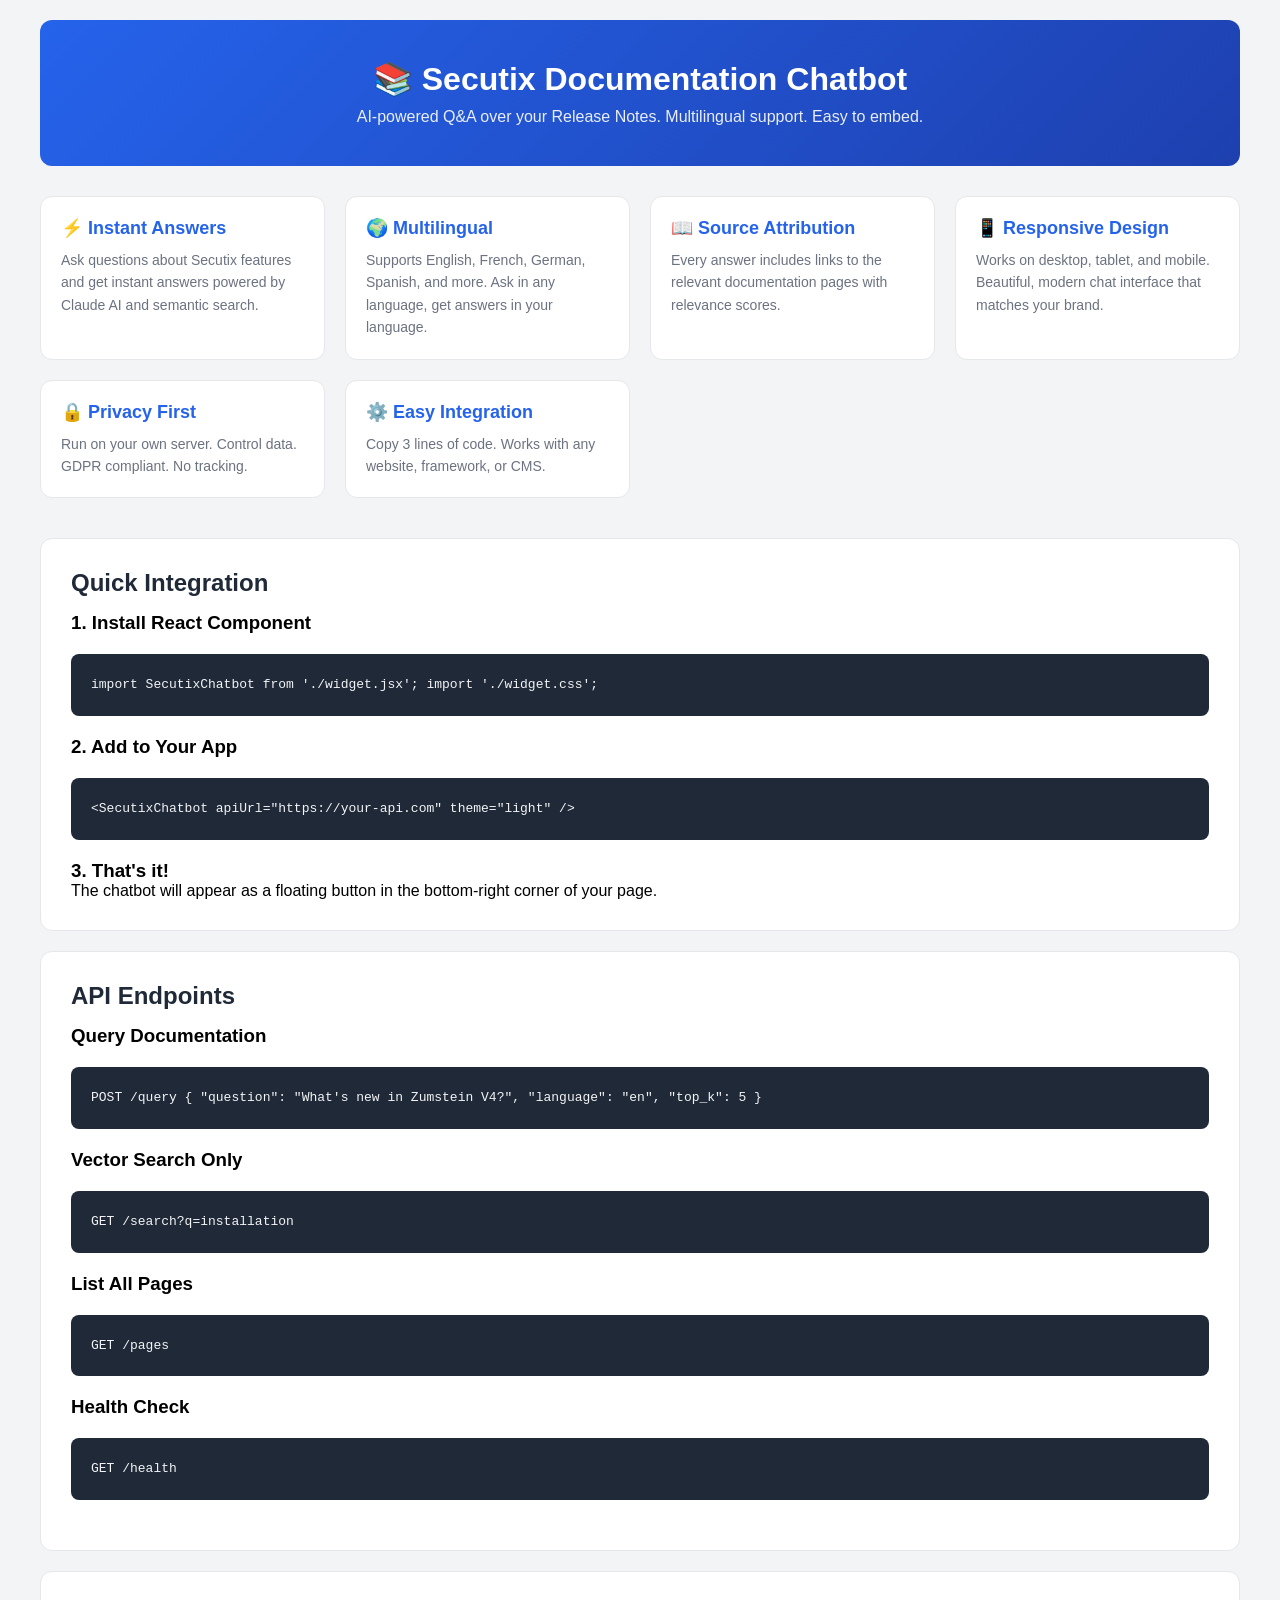
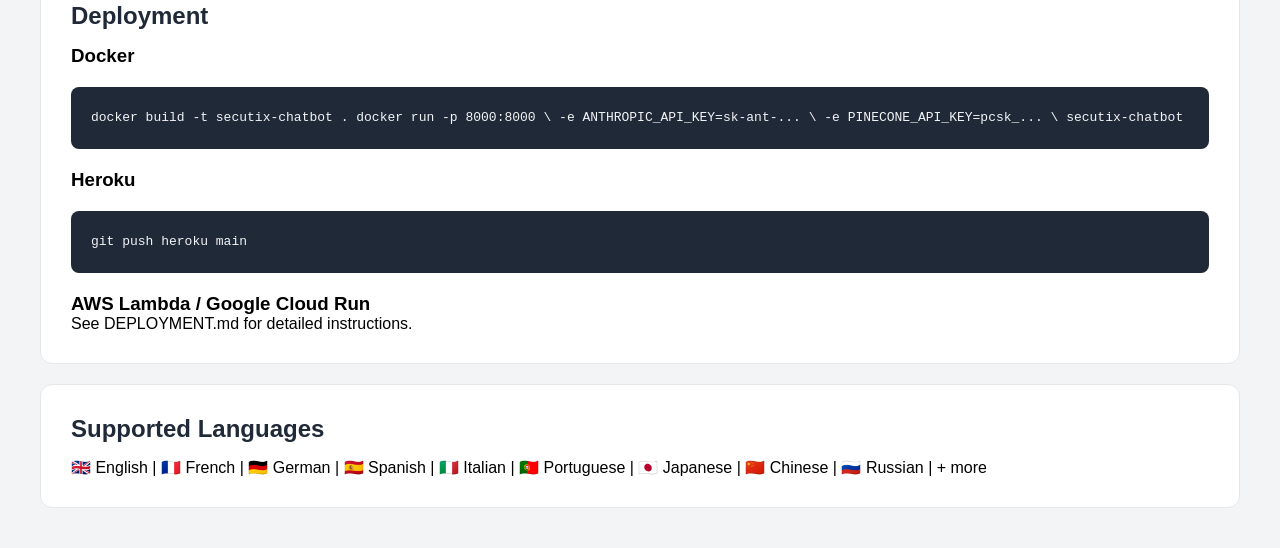
<file: example.html>
<!DOCTYPE html>
<html lang="en">
<head>
    <meta charset="UTF-8">
    <meta name="viewport" content="width=device-width, initial-scale=1.0">
    <title>Secutix Documentation Chatbot - Example</title>
    <style>
        * {
            margin: 0;
            padding: 0;
            box-sizing: border-box;
        }
        
        body {
            font-family: -apple-system, BlinkMacSystemFont, 'Segoe UI', Roboto, sans-serif;
            background: #f3f4f6;
            padding: 20px;
        }
        
        .container {
            max-width: 1200px;
            margin: 0 auto;
        }
        
        .header {
            background: linear-gradient(135deg, #2563eb, #1e40af);
            color: white;
            padding: 40px 20px;
            border-radius: 12px;
            margin-bottom: 30px;
            text-align: center;
        }
        
        .header h1 {
            font-size: 32px;
            margin-bottom: 10px;
        }
        
        .header p {
            opacity: 0.9;
            max-width: 600px;
            margin: 0 auto;
        }
        
        .features {
            display: grid;
            grid-template-columns: repeat(auto-fit, minmax(280px, 1fr));
            gap: 20px;
            margin-bottom: 40px;
        }
        
        .feature {
            background: white;
            padding: 20px;
            border-radius: 12px;
            border: 1px solid #e5e7eb;
        }
        
        .feature h3 {
            color: #2563eb;
            margin-bottom: 10px;
            font-size: 18px;
        }
        
        .feature p {
            color: #6b7280;
            font-size: 14px;
            line-height: 1.6;
        }
        
        .code-block {
            background: #1f2937;
            color: #f3f4f6;
            padding: 20px;
            border-radius: 8px;
            overflow-x: auto;
            margin: 20px 0;
        }
        
        .code-block code {
            font-family: 'Monaco', 'Courier New', monospace;
            font-size: 13px;
            line-height: 1.6;
        }
        
        .integration {
            background: white;
            padding: 30px;
            border-radius: 12px;
            border: 1px solid #e5e7eb;
            margin-bottom: 20px;
        }
        
        .integration h2 {
            color: #1f2937;
            margin-bottom: 15px;
        }
    </style>
</head>
<body>
    <div class="container">
        <div class="header">
            <h1>📚 Secutix Documentation Chatbot</h1>
            <p>AI-powered Q&A over your Release Notes. Multilingual support. Easy to embed.</p>
        </div>
        
        <div class="features">
            <div class="feature">
                <h3>⚡ Instant Answers</h3>
                <p>Ask questions about Secutix features and get instant answers powered by Claude AI and semantic search.</p>
            </div>
            
            <div class="feature">
                <h3>🌍 Multilingual</h3>
                <p>Supports English, French, German, Spanish, and more. Ask in any language, get answers in your language.</p>
            </div>
            
            <div class="feature">
                <h3>📖 Source Attribution</h3>
                <p>Every answer includes links to the relevant documentation pages with relevance scores.</p>
            </div>
            
            <div class="feature">
                <h3>📱 Responsive Design</h3>
                <p>Works on desktop, tablet, and mobile. Beautiful, modern chat interface that matches your brand.</p>
            </div>
            
            <div class="feature">
                <h3>🔒 Privacy First</h3>
                <p>Run on your own server. Control data. GDPR compliant. No tracking.</p>
            </div>
            
            <div class="feature">
                <h3>⚙️ Easy Integration</h3>
                <p>Copy 3 lines of code. Works with any website, framework, or CMS.</p>
            </div>
        </div>
        
        <div class="integration">
            <h2>Quick Integration</h2>
            
            <h3>1. Install React Component</h3>
            <div class="code-block"><code>import SecutixChatbot from './widget.jsx';
import './widget.css';</code></div>
            
            <h3>2. Add to Your App</h3>
            <div class="code-block"><code>&lt;SecutixChatbot 
  apiUrl="https://your-api.com"
  theme="light"
/&gt;</code></div>
            
            <h3>3. That's it!</h3>
            <p>The chatbot will appear as a floating button in the bottom-right corner of your page.</p>
        </div>
        
        <div class="integration">
            <h2>API Endpoints</h2>
            
            <h3>Query Documentation</h3>
            <div class="code-block"><code>POST /query

{
  "question": "What's new in Zumstein V4?",
  "language": "en",
  "top_k": 5
}</code></div>
            
            <h3>Vector Search Only</h3>
            <div class="code-block"><code>GET /search?q=installation</code></div>
            
            <h3>List All Pages</h3>
            <div class="code-block"><code>GET /pages</code></div>
            
            <h3>Health Check</h3>
            <div class="code-block"><code>GET /health</code></div>
        </div>
        
        <div class="integration">
            <h2>Deployment</h2>
            
            <h3>Docker</h3>
            <div class="code-block"><code>docker build -t secutix-chatbot .
docker run -p 8000:8000 \
  -e ANTHROPIC_API_KEY=sk-ant-... \
  -e PINECONE_API_KEY=pcsk_... \
  secutix-chatbot</code></div>
            
            <h3>Heroku</h3>
            <div class="code-block"><code>git push heroku main</code></div>
            
            <h3>AWS Lambda / Google Cloud Run</h3>
            <p>See DEPLOYMENT.md for detailed instructions.</p>
        </div>
        
        <div class="integration">
            <h2>Supported Languages</h2>
            <p>
                🇬🇧 English | 🇫🇷 French | 🇩🇪 German | 🇪🇸 Spanish | 🇮🇹 Italian | 
                🇵🇹 Portuguese | 🇯🇵 Japanese | 🇨🇳 Chinese | 🇷🇺 Russian | + more
            </p>
        </div>
    </div>
    
    <!-- 
    To actually use the chatbot, uncomment below and ensure:
    1. FastAPI backend is running (python3 backend.py)
    2. Replace apiUrl with your actual backend URL
    -->
    
    <!-- <script type="module">
        import SecutixChatbot from './widget.jsx';
        
        const root = document.getElementById('root');
        root.appendChild(
            <SecutixChatbot 
                apiUrl="http://localhost:8000"
                theme="light"
            />
        );
    </script> -->
</body>
</html>
</file>
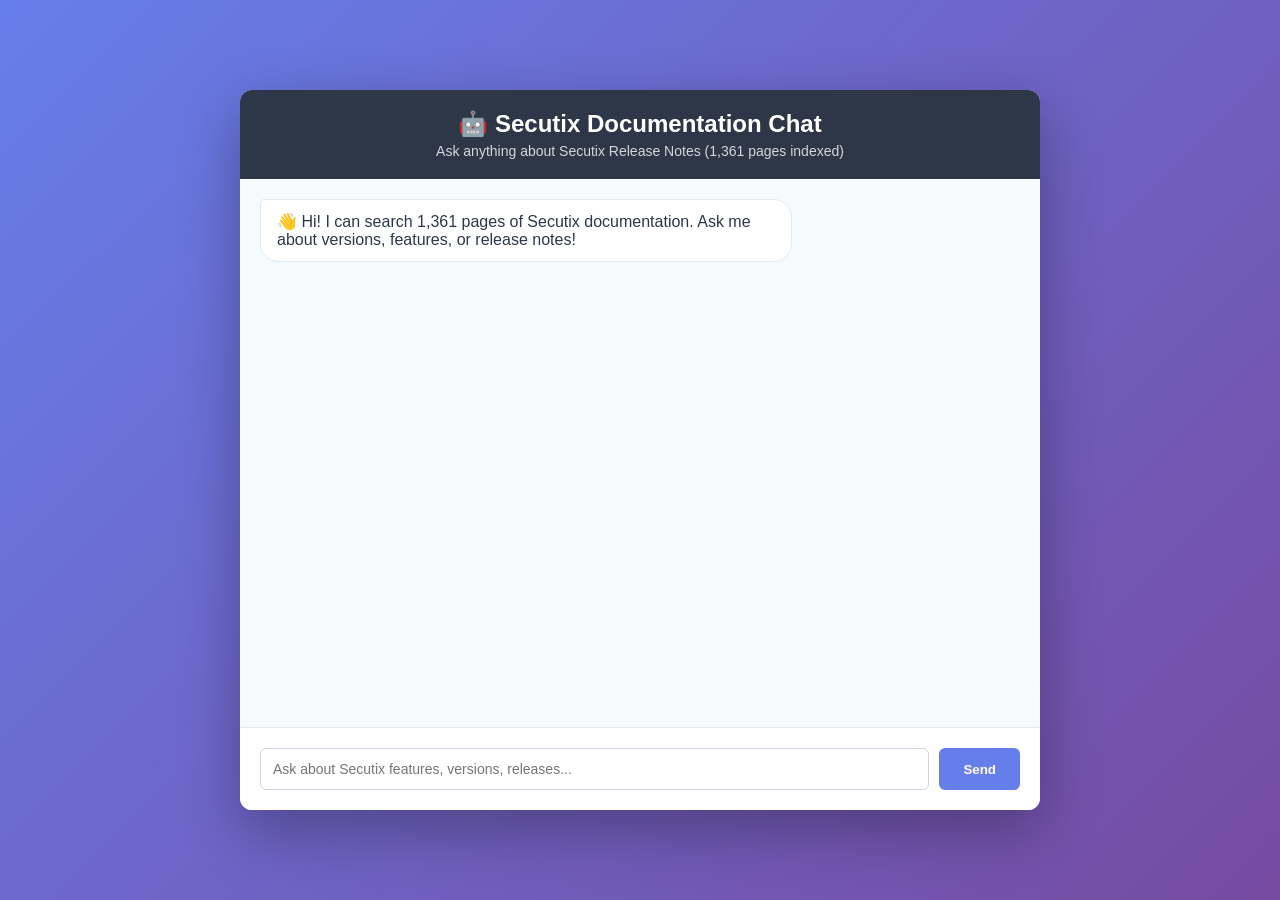
<file: test.html>
<!DOCTYPE html>
<html lang="en">
<head>
    <meta charset="UTF-8">
    <meta name="viewport" content="width=device-width, initial-scale=1.0">
    <title>Secutix Chatbot Test</title>
    <style>
        * { margin: 0; padding: 0; box-sizing: border-box; }
        body {
            font-family: -apple-system, BlinkMacSystemFont, 'Segoe UI', Roboto, sans-serif;
            background: linear-gradient(135deg, #667eea 0%, #764ba2 100%);
            min-height: 100vh;
            display: flex;
            align-items: center;
            justify-content: center;
            padding: 20px;
        }
        .container {
            width: 100%;
            max-width: 800px;
            background: white;
            border-radius: 12px;
            box-shadow: 0 20px 60px rgba(0,0,0,0.3);
            overflow: hidden;
            display: flex;
            flex-direction: column;
            height: 80vh;
        }
        .header {
            background: #2d3748;
            color: white;
            padding: 20px;
            text-align: center;
        }
        .header h1 { font-size: 24px; margin-bottom: 5px; }
        .header p { font-size: 14px; opacity: 0.8; }
        .chat-messages {
            flex: 1;
            overflow-y: auto;
            padding: 20px;
            background: #f7fafc;
        }
        .message {
            margin-bottom: 15px;
            display: flex;
            gap: 10px;
        }
        .message.user {
            justify-content: flex-end;
        }
        .message.bot {
            justify-content: flex-start;
        }
        .message-bubble {
            max-width: 70%;
            padding: 12px 16px;
            border-radius: 12px;
            word-wrap: break-word;
        }
        .user .message-bubble {
            background: #667eea;
            color: white;
            border-radius: 18px 4px 18px 18px;
        }
        .bot .message-bubble {
            background: white;
            color: #2d3748;
            border: 1px solid #e2e8f0;
            border-radius: 4px 18px 18px 18px;
        }
        .sources {
            font-size: 12px;
            margin-top: 8px;
            padding: 8px;
            background: #edf2f7;
            border-radius: 6px;
        }
        .source-item {
            margin: 4px 0;
            font-weight: 500;
        }
        .input-area {
            padding: 20px;
            background: white;
            border-top: 1px solid #e2e8f0;
            display: flex;
            gap: 10px;
        }
        input {
            flex: 1;
            padding: 12px;
            border: 1px solid #cbd5e0;
            border-radius: 6px;
            font-size: 14px;
            outline: none;
        }
        input:focus {
            border-color: #667eea;
            box-shadow: 0 0 0 3px rgba(102, 126, 234, 0.1);
        }
        button {
            padding: 12px 24px;
            background: #667eea;
            color: white;
            border: none;
            border-radius: 6px;
            cursor: pointer;
            font-weight: 600;
        }
        button:hover {
            background: #5568d3;
        }
        button:disabled {
            background: #cbd5e0;
            cursor: not-allowed;
        }
        .loading { opacity: 0.6; }
        .error { color: #c53030; }
    </style>
</head>
<body>
    <div class="container">
        <div class="header">
            <h1>🤖 Secutix Documentation Chat</h1>
            <p>Ask anything about Secutix Release Notes (1,361 pages indexed)</p>
        </div>
        
        <div class="chat-messages" id="messages"></div>
        
        <div class="input-area">
            <input 
                type="text" 
                id="input" 
                placeholder="Ask about Secutix features, versions, releases..."
                onkeypress="if(event.key==='Enter') sendQuery()"
            >
            <button onclick="sendQuery()" id="send">Send</button>
        </div>
    </div>

    <script>
        const API_URL = 'http://localhost:8001';
        const messagesDiv = document.getElementById('messages');
        const inputField = document.getElementById('input');
        const sendBtn = document.getElementById('send');

        function addMessage(text, isUser = false, sources = null) {
            const msg = document.createElement('div');
            msg.className = `message ${isUser ? 'user' : 'bot'}`;
            
            let html = `<div class="message-bubble">${escapeHtml(text)}`;
            if (sources && sources.length > 0) {
                html += `<div class="sources"><strong>📚 Sources:</strong>`;
                sources.forEach(s => {
                    html += `<div class="source-item">• ${escapeHtml(s.title)} (${(s.relevance*100).toFixed(0)}%)</div>`;
                });
                html += `</div>`;
            }
            html += `</div>`;
            
            msg.innerHTML = html;
            messagesDiv.appendChild(msg);
            messagesDiv.scrollTop = messagesDiv.scrollHeight;
        }

        function escapeHtml(text) {
            const map = {
                '&': '&amp;',
                '<': '&lt;',
                '>': '&gt;',
                '"': '&quot;',
                "'": '&#039;'
            };
            return text.replace(/[&<>"']/g, m => map[m]);
        }

        async function sendQuery() {
            const question = inputField.value.trim();
            if (!question) return;

            // Add user message
            addMessage(question, true);
            inputField.value = '';
            sendBtn.disabled = true;

            try {
                // Try /query first (needs credits), fall back to /search
                const response = await fetch(`${API_URL}/query`, {
                    method: 'POST',
                    headers: { 'Content-Type': 'application/json' },
                    body: JSON.stringify({ question })
                });

                if (response.status === 400 || response.status === 429) {
                    // Credits issue, fall back to search-only mode
                    console.log('Using search-only mode (no answer generation)...');
                    const searchResponse = await fetch(`${API_URL}/search?q=${encodeURIComponent(question)}`);
                    const data = await searchResponse.json();
                    
                    let answer = `📚 Found ${data.results.length} matching pages:\n\n`;
                    data.results.forEach((r, i) => {
                        answer += `${i+1}. **${r.title}** (${(r.relevance*100).toFixed(0)}% match)\n   ${r.text.substring(0, 100)}...\n`;
                    });
                    
                    addMessage(answer, false, data.results);
                } else if (response.ok) {
                    const data = await response.json();
                    addMessage(data.answer, false, data.sources);
                } else {
                    const error = await response.json();
                    addMessage(`❌ Error: ${error.detail}`, false);
                }
            } catch (e) {
                addMessage(`❌ Connection error: ${e.message}`, false);
            } finally {
                sendBtn.disabled = false;
                inputField.focus();
            }
        }

        // Welcome message
        addMessage('👋 Hi! I can search 1,361 pages of Secutix documentation. Ask me about versions, features, or release notes!', false);
    </script>
</body>
</html>
</file>
